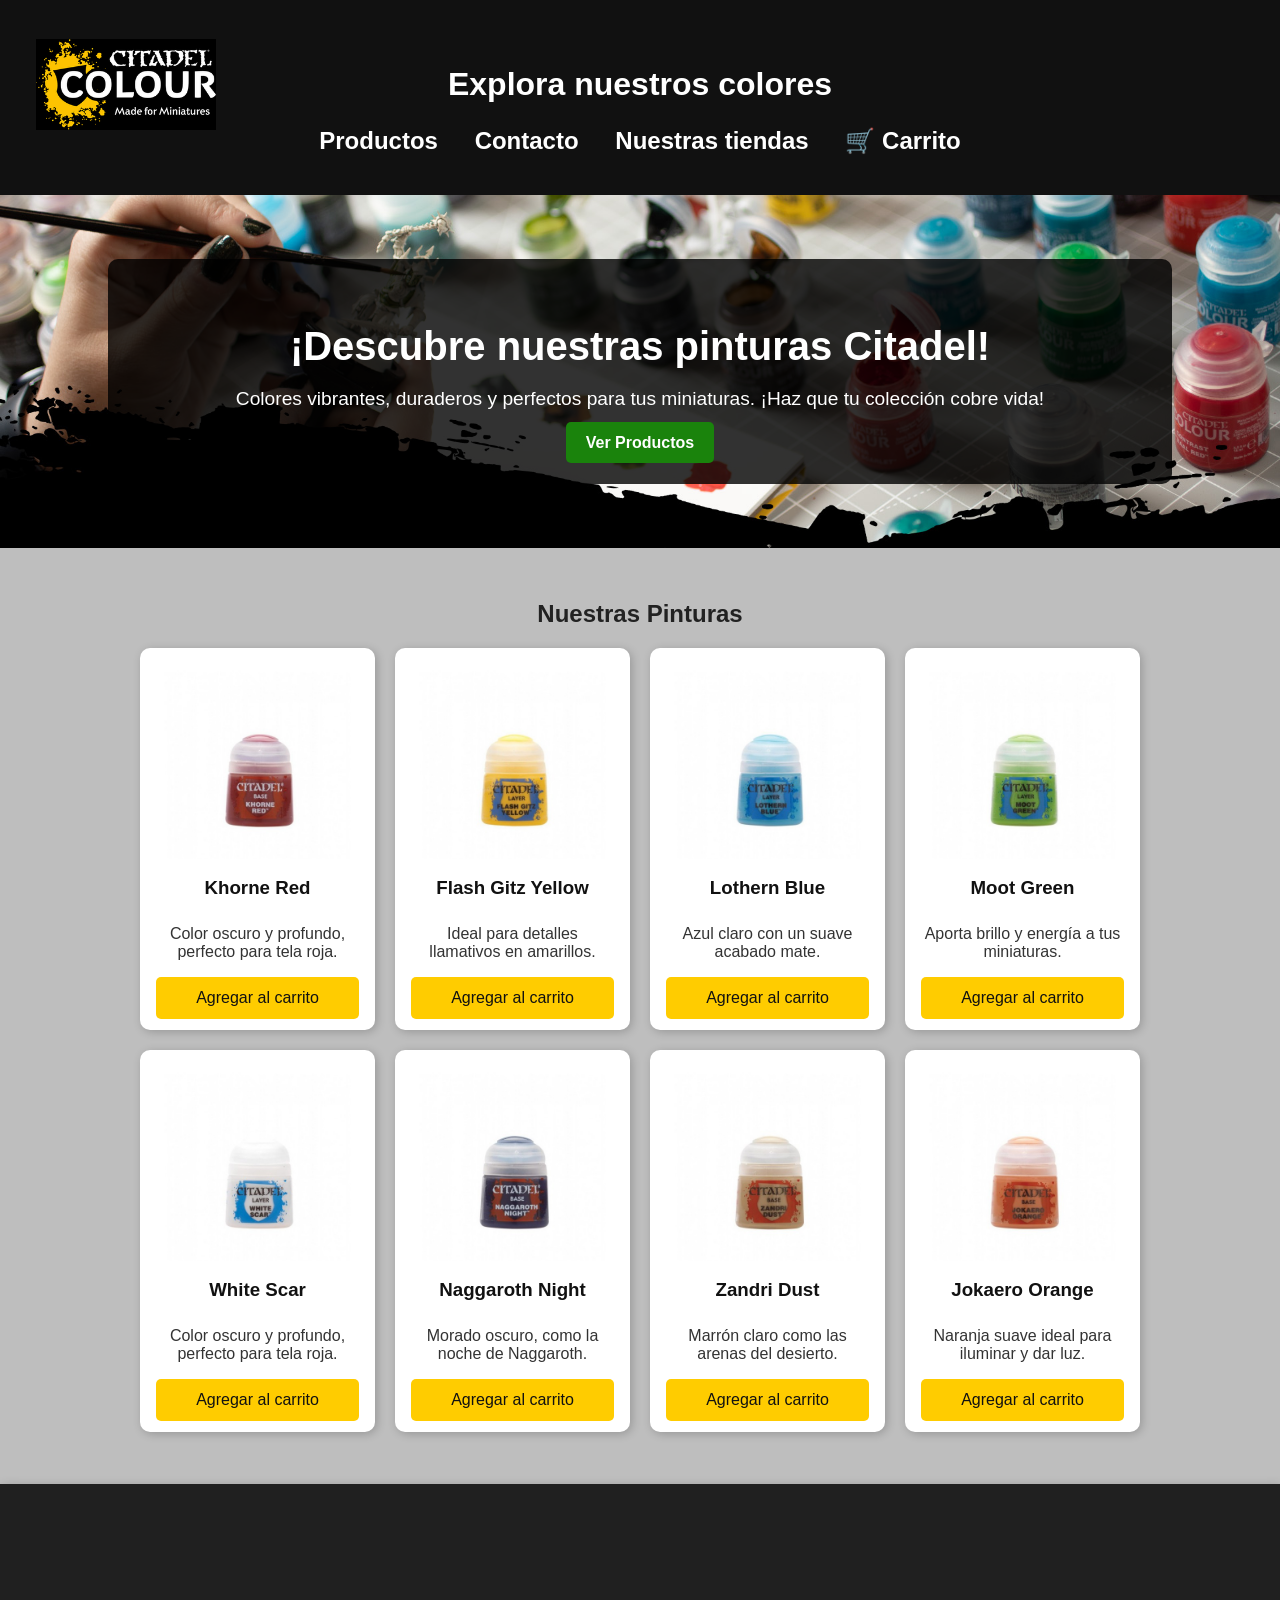
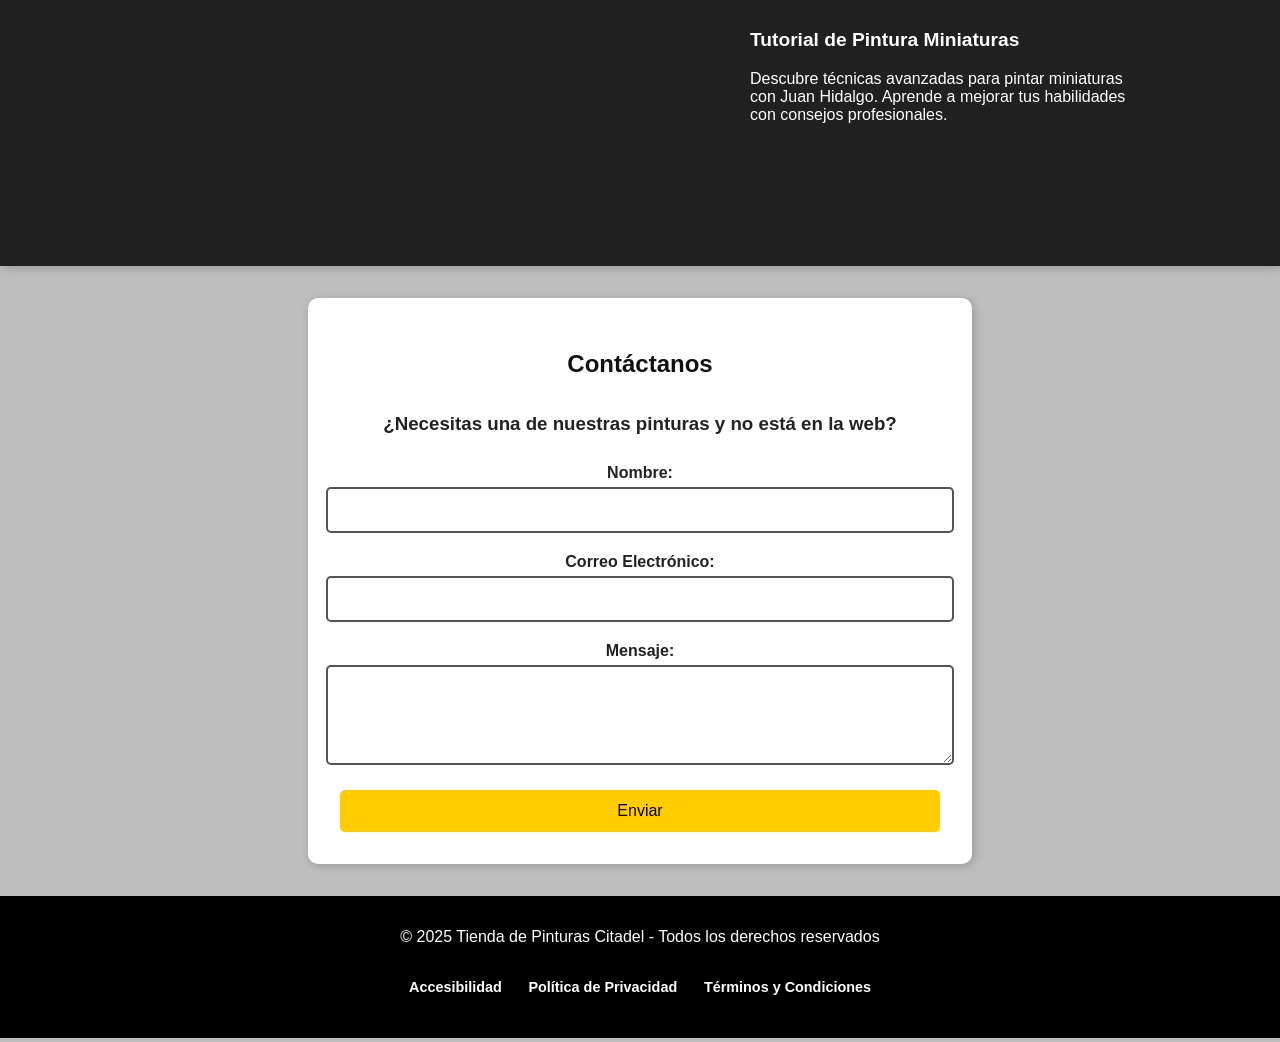
<file: index.html>
<!DOCTYPE html>
<html lang="es">
<head>
    <meta charset="UTF-8">
    <meta name="viewport" content="width=device-width, initial-scale=1.0">
    <title>Tienda de Pinturas Citadel</title>
    <link rel="stylesheet" href="estilo.css">
</head>
<body>
    <a href="#contenido-principal" class="sr-only">Saltar al contenido</a>

 
    <header>
        <div style="display: flex; align-items: center; justify-content: center; position: relative; padding-top: 50px;">
            <img src="images/citadel-icon.png" alt="" 
                 style="width: 180px; height: auto; position: absolute; left: 20px;">
            <h1 style="margin: 0;">Explora nuestros colores</h1>
        </div>
        
        
        <nav aria-label="Navegación principal">
            <ul>
                <li><a href="#productos">Productos</a></li>
                <li><a href="#contacto">Contacto</a></li>
                <li><a href="#nuestrastiendas">Nuestras tiendas</a></li>
                <li><a href="#carrito"><span aria-hidden="true">🛒</span> Carrito</a></li>
            </ul>
        </nav>
        
    </header>
    
    <main id="contenido-principal">

        <section id="banner">
            <div class="banner-content">
                <h2>¡Descubre nuestras pinturas Citadel!</h2>
                <p>Colores vibrantes, duraderos y perfectos para tus miniaturas. ¡Haz que tu colección cobre vida!</p>
                <a href="#productos" class="banner-button">Ver Productos</a>
            </div>
        </section>

        <!-- Sección de productos -->
        <section id="productos" aria-labelledby="titulo-productos">

            <h2 id="titulo-productos">Nuestras Pinturas</h2>
            <div class="productos-grid">
                <article class="producto">
                    <img src="images/khorne-red.jpg" alt="">
                    <h3>Khorne Red</h3>
                    <p>Color oscuro y profundo, perfecto para tela roja.</p>
                    <button id="agregar-khorne" class="agregar-carrito">Agregar al carrito<span class="sr-only">Pintura Citadel Khorne Red</span></button>
                </article>
                <article class="producto">
                    <img src="images/flash-gitz-yellow.jpg" alt="">
                    <h3>Flash Gitz Yellow</h3>
                    <p>Ideal para detalles llamativos en amarillos.</p>
                    <button class="agregar-carrito">Agregar al carrito<span class="sr-only">Pintura Citadel Flash Gitz Yellow</span></button>
                </article>
                <article class="producto">
                    <img src="images/lothern-blue.jpg" alt="">
                    <h3>Lothern Blue</h3>
                    <p>Azul claro con un suave acabado mate.</p>
                    <button class="agregar-carrito">Agregar al carrito<span class="sr-only">Pintura Citadel Lothern Blue</span></button>
                </article>
                <article class="producto">
                    <img src="images/moot-green.jpg" alt="">
                    <h3>Moot Green</h3>
                    <p>Aporta brillo y energía a tus miniaturas.</p>
                    <button class="agregar-carrito">Agregar al carrito<span class="sr-only">Pintura Citadel Moot Green</span></button>
                </article>
                <article class="producto">
                    <img src="images/white-scar.jpg" alt="">
                    <h3>White Scar</h3>
                    <p>Color oscuro y profundo, perfecto para tela roja.</p>
                    <button class="agregar-carrito">Agregar al carrito<span class="sr-only">Pintura Citadel White Scar</span></button>
                </article>
                <article class="producto">
                    <img src="images/naggaroth-night.jpg" alt="">
                    <h3>Naggaroth Night</h3>
                    <p>Morado oscuro, como la noche de Naggaroth.</p>
                    <button class="agregar-carrito">Agregar al carrito<span class="sr-only">Pintura Citadel Naggaroth Night</span></button>
                </article>
                <article class="producto">
                    <img src="images/zandri-dust.jpg" alt="">
                    <h3>Zandri Dust</h3>
                    <p>Marrón claro como las arenas del desierto.</p>
                    <button class="agregar-carrito">Agregar al carrito<span class="sr-only">Pintura Citadel Zandri Dust</span></button>
                </article>
                <article class="producto">
                    <img src="images/jokaero-orange.jpg" alt="">
                    <h3>Jokaero Orange</h3>
                    <p>Naranja suave ideal para iluminar y dar luz.</p>
                    <button class="agregar-carrito">Agregar al carrito <span class="sr-only">Pintura Citadel Jokaero Orange</span></button>
                </article>
            </div>
            <!-- Modal -->
            <div id="modal" class="modal" role="dialog" aria-labelledby="modal-titulo" aria-hidden="true">
                <div class="modal-content">
                    <span id="cerrar-modal" class="close" aria-label="Cerrar modal">&times;</span>
                        <h2 id="modal-titulo">Pintura agregada al carrito</h2>
                        <p id="modal-mensaje">La pintura se ha añadido correctamente a tu carrito.</p>
                        <button id="cerrar-modal-btn" class="modal-btn">Cerrar</button>
                </div>
            </div>
        </section>
        

         <!-- Vídeo -->
        <section id="video-guia" aria-labelledby="video-guia-title">
            <h2 id="video-guia-title" class="sr-only">Tutorial de Pintura Miniaturas</h2>
        
            <div class="video-tarjeta">
                <iframe width="560" height="315" 
                        src="https://www.youtube.com/embed/6CYxpBJukm0" 
                        title="Tutorial de Pintura Miniaturas de Juan Hidalgo"
                        frameborder="0" 
                        allow="accelerometer; autoplay; clipboard-write; encrypted-media; gyroscope; picture-in-picture" 
                        allowfullscreen 
                        aria-label="Video tutorial de pintura de miniaturas con Juan Hidalgo, mostrando técnicas avanzadas para pintar figuras"></iframe>
                <div style="max-width: 400px; text-align: left;">
                    <h3 class="h2video" style="font-size: 1.2em;" tabindex="0">Tutorial de Pintura Miniaturas</h3>
                    <p class="textovideo" style="font-size: 1em;" tabindex="0">Descubre técnicas avanzadas para pintar miniaturas con Juan Hidalgo. Aprende a mejorar tus habilidades con consejos profesionales.</p>
                </div>
            </div>
        </section>
        

        <!-- Formulario de contacto -->
        <section id="contacto" aria-labelledby="titulo-contacto">
            <h2 id="titulo-contacto">Contáctanos</h2>
            <h3>¿Necesitas una de nuestras pinturas y no está en la web?</h3>
            <form action="#" method="post">
                <label for="nombre">Nombre:</label>
                <input type="text" id="nombre" name="nombre" required>
                
                <label for="email">Correo Electrónico:</label>
                <input type="email" id="email" name="email" required>
                
                <label for="mensaje">Mensaje:</label>
                <textarea id="mensaje" name="mensaje" rows="4" required></textarea>
                
                <button type="submit">Enviar</button>
            </form>
        </section>
    </main>

    <!-- Footer -->
    <footer>
         <p>&copy; 2025 Tienda de Pinturas Citadel - Todos los derechos reservados</p>
        <nav aria-label="Navegación secundaria">
            <ul>
                <li><a href="#accesibilidad">Accesibilidad</a></li>
                <li><a href="#privacidad">Política de Privacidad</a></li>
                <li><a href="#terminos">Términos y Condiciones</a></li>
            </ul>
        </nav>
    </footer>
    <script>

        const botonesAgregar = document.querySelectorAll('.producto button');
        const modal = document.getElementById('modal');
        const cerrarModalBtn = document.getElementById('cerrar-modal-btn');
        const cerrarModal = document.getElementById('cerrar-modal');
        
        // Abrir el modal
        function abrirModal() {
            modal.style.display = "block";
            modal.setAttribute('aria-hidden', 'false');
            cerrarModalBtn.focus(); 
        }
        // Cerrar el modal
        function cerrarModalFunc() {
            modal.style.display = "none";
            modal.setAttribute('aria-hidden', 'true');
            botonesAgregar[0].focus(); 
        }
        botonesAgregar.forEach(button => {
            button.addEventListener('click', () => {
                abrirModal();
            });
        });
        cerrarModal.addEventListener('click', cerrarModalFunc);
        cerrarModalBtn.addEventListener('click', cerrarModalFunc);
        window.addEventListener('keydown', (e) => {
            if (e.key === 'Escape') {
                cerrarModalFunc();
            }
        });
        </script>
        
</body>

</html>
</file>
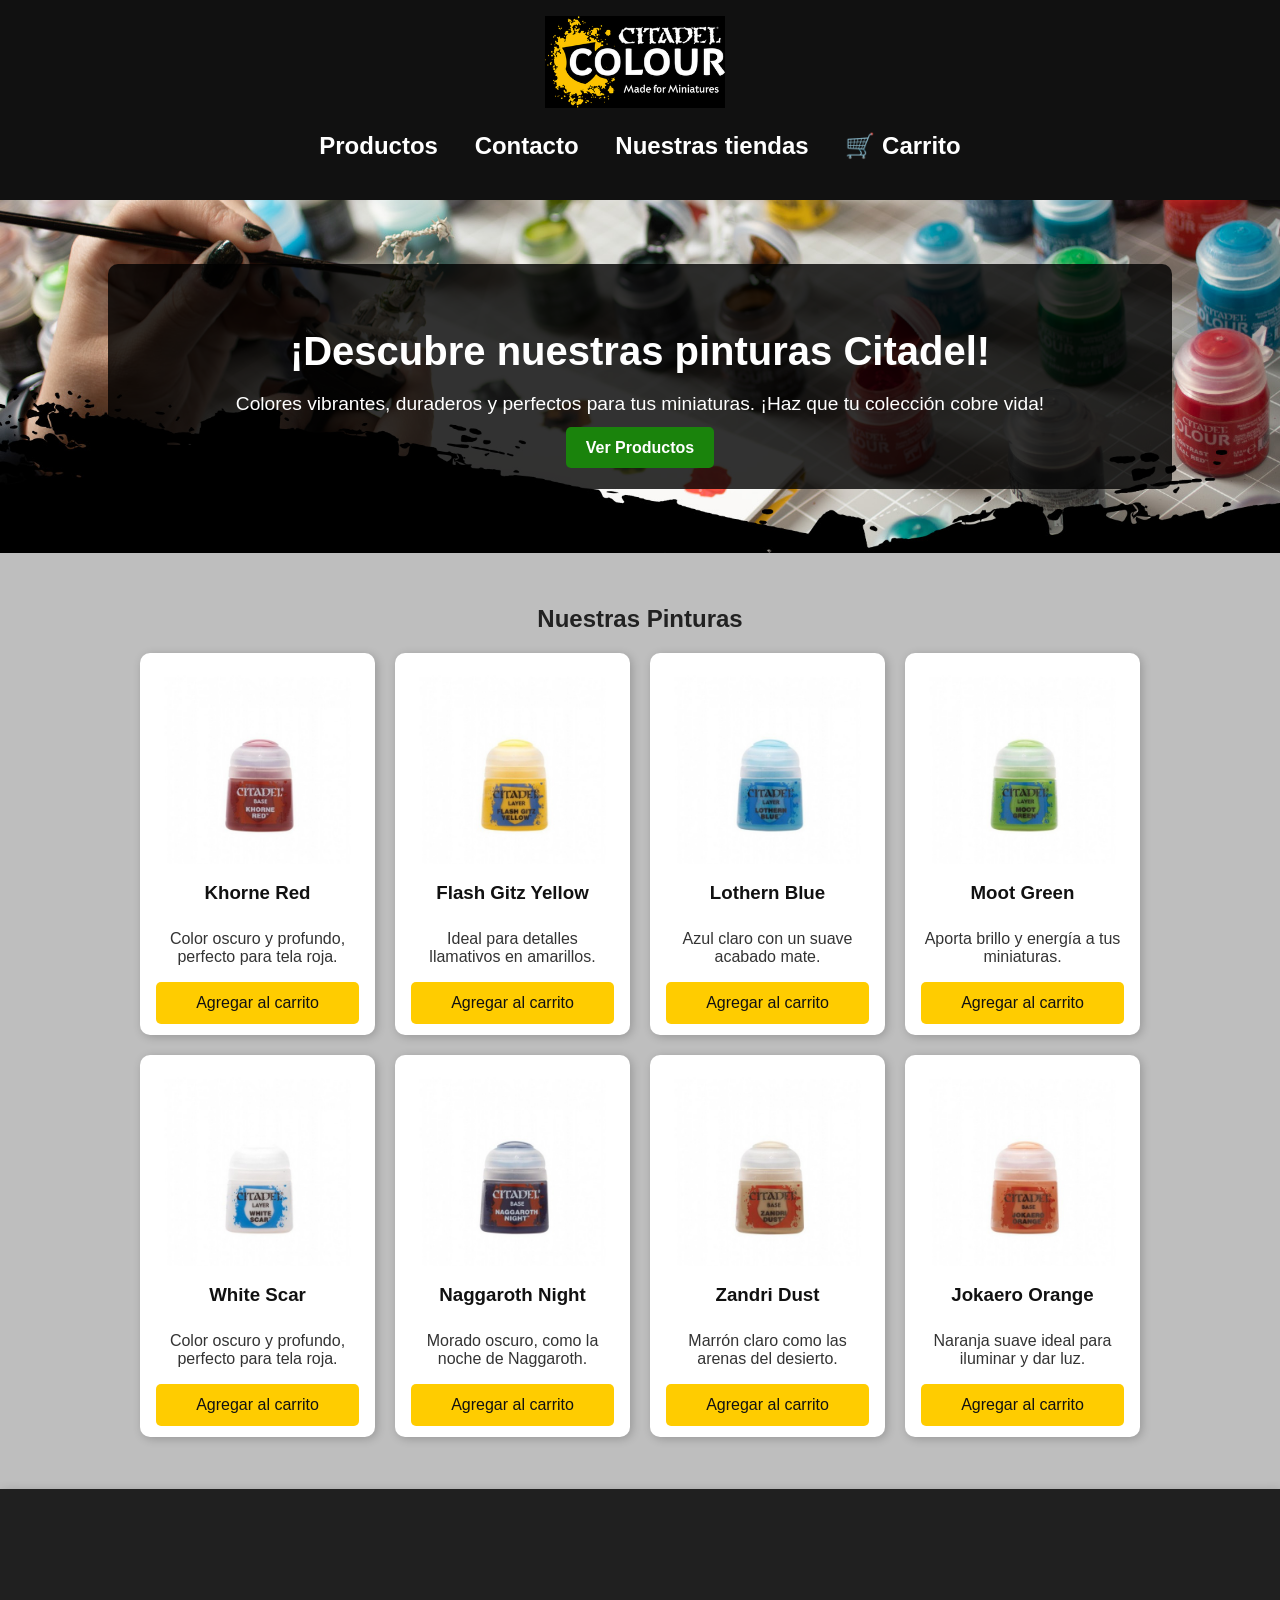
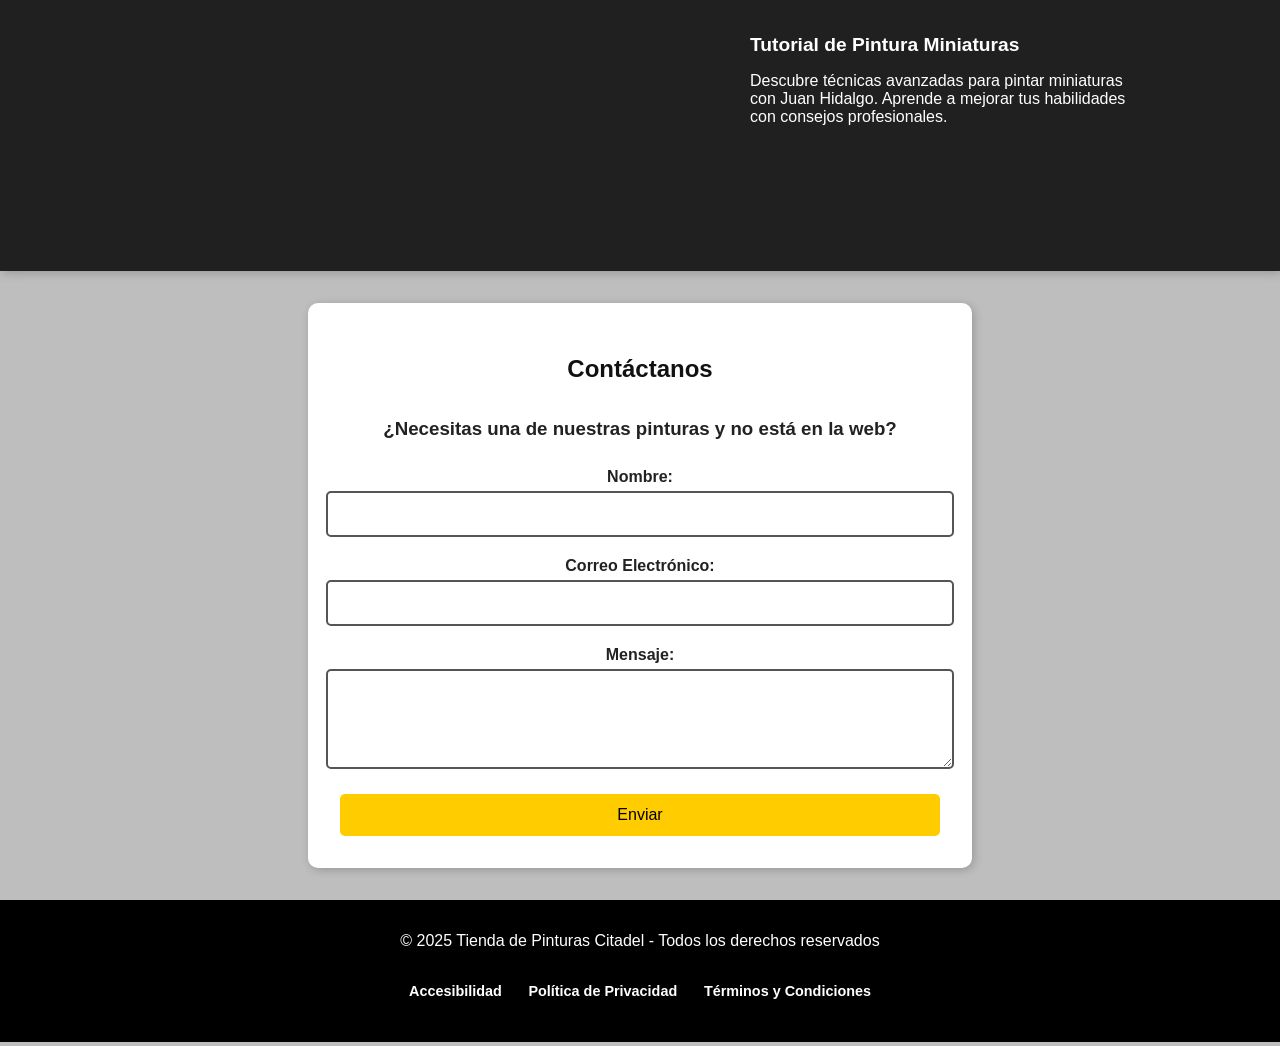
<file: citadel.html>
<!DOCTYPE html>
<html lang="es">
<head>
    <meta charset="UTF-8">
    <meta name="viewport" content="width=device-width, initial-scale=1.0">
    <title>Tienda de Pinturas Citadel</title>
    <link rel="stylesheet" href="estilo.css">
</head>
<body>
    <a href="#contenido-principal" class="sr-only">Saltar al contenido</a>

 
    <header>
        <img src="images/citadel-icon.png" alt="" style="width: 180px; height: auto; vertical-align: middle; margin-right: 10px;">
        <nav aria-label="Navegación principal">
            <ul>
                <li><a href="#productos">Productos</a></li>
                <li><a href="#contacto">Contacto</a></li>
                <li><a href="#nuestrastiendas">Nuestras tiendas</a></li>
                <li><a href="#carrito"><span aria-hidden="true">🛒</span> Carrito</a></li>
            </ul>
        </nav>
    </header>
    
    <main id="contenido-principal">
        <section id="banner">
            <div class="banner-content">
                <h2>¡Descubre nuestras pinturas Citadel!</h2>
                <p>Colores vibrantes, duraderos y perfectos para tus miniaturas. ¡Haz que tu colección cobre vida!</p>
                <a href="#productos" class="banner-button">Ver Productos</a>
            </div>
        </section>

        <!-- Sección de productos -->
        <section id="productos" aria-labelledby="titulo-productos">

            <h2 id="titulo-productos">Nuestras Pinturas</h2>
            <div class="productos-grid">
                <article class="producto">
                    <img src="images/khorne-red.jpg" alt="">
                    <h3>Khorne Red</h3>
                    <p>Color oscuro y profundo, perfecto para tela roja.</p>
                    <button>Agregar al carrito<span class="sr-only">Pintura Citadel Khorne Red</span></button>
                </article>
                <article class="producto">
                    <img src="images/flash-gitz-yellow.jpg" alt="">
                    <h3>Flash Gitz Yellow</h3>
                    <p>Ideal para detalles llamativos en amarillos.</p>
                    <button>Agregar al carrito<span class="sr-only">Pintura Citadel Flash Gitz Yellow</span></button>
                </article>
                <article class="producto">
                    <img src="images/lothern-blue.jpg" alt="">
                    <h3>Lothern Blue</h3>
                    <p>Azul claro con un suave acabado mate.</p>
                    <button>Agregar al carrito<span class="sr-only">Pintura Citadel Lothern Blue</span></button>
                </article>
                <article class="producto">
                    <img src="images/moot-green.jpg" alt="">
                    <h3>Moot Green</h3>
                    <p>Aporta brillo y energía a tus miniaturas.</p>
                    <button>Agregar al carrito<span class="sr-only">Pintura Citadel Moot Green</span></button>
                </article>
                <article class="producto">
                    <img src="images/white-scar.jpg" alt="">
                    <h3>White Scar</h3>
                    <p>Color oscuro y profundo, perfecto para tela roja.</p>
                    <button>Agregar al carrito<span class="sr-only">Pintura Citadel White Scar</span></button>
                </article>
                <article class="producto">
                    <img src="images/naggaroth-night.jpg" alt="">
                    <h3>Naggaroth Night</h3>
                    <p>Morado oscuro, como la noche de Naggaroth.</p>
                    <button>Agregar al carrito<span class="sr-only">Pintura Citadel Naggaroth Night</span></button>
                </article>
                <article class="producto">
                    <img src="images/zandri-dust.jpg" alt="">
                    <h3>Zandri Dust</h3>
                    <p>Marrón claro como las arenas del desierto.</p>
                    <button>Agregar al carrito<span class="sr-only">Pintura Citadel Zandri Dust</span></button>
                </article>
                <article class="producto">
                    <img src="images/jokaero-orange.jpg" alt="">
                    <h3>Jokaero Orange</h3>
                    <p>Naranja suave ideal para iluminar y dar luz.</p>
                    <button>Agregar al carrito <span class="sr-only">Pintura Citadel Jokaero Orange</span></button>
                </article>
            </div>
        </section>
        <section id="video-guia">
            <div class="video-tarjeta">
                <iframe width="560" height="315" src="https://www.youtube.com/embed/6CYxpBJukm0" title="YouTube video player" frameborder="0" allow="accelerometer; autoplay; clipboard-write; encrypted-media; gyroscope; picture-in-picture" allowfullscreen></iframe>
                <div style="max-width: 400px; text-align: left;">
                    <h2 class="h2video" style="font-size: 1.2em;">Tutorial de Pintura Miniaturas</h2>
                    <p class="textovideo" style="font-size: 1em;">Descubre técnicas avanzadas para pintar miniaturas con Juan Hidalgo. Aprende a mejorar tus habilidades con consejos profesionales.</p>
                </div>
            </div>
        </section>

        <!-- Formulario de contacto -->
        <section id="contacto" aria-labelledby="titulo-contacto">
            <h2 id="titulo-contacto">Contáctanos</h2>
            <h3>¿Necesitas una de nuestras pinturas y no está en la web?</h3>
            <form action="#" method="post">
                <label for="nombre">Nombre:</label>
                <input type="text" id="nombre" name="nombre" required>
                
                <label for="email">Correo Electrónico:</label>
                <input type="email" id="email" name="email" required>
                
                <label for="mensaje">Mensaje:</label>
                <textarea id="mensaje" name="mensaje" rows="4" required></textarea>
                
                <button type="submit">Enviar</button>
            </form>
        </section>
    </main>

    <!-- Footer -->
    <footer>
         <p>&copy; 2025 Tienda de Pinturas Citadel - Todos los derechos reservados</p>
        <nav aria-label="Navegación secundaria">
            <ul>
                <li><a href="#accesibilidad">Accesibilidad</a></li>
                <li><a href="#privacidad">Política de Privacidad</a></li>
                <li><a href="#terminos">Términos y Condiciones</a></li>
            </ul>
        </nav>
    </footer>
</body>

</html>
</file>
<file: estilo.css>
/* Estilos general */
body {
    font-family: Arial, sans-serif;
    margin: 0;
    padding: 0;
    background-color: #bebebe;
    color: #222;
}

/* Estilo del encabezado */
header {
    background: #111; 
    color: #ffffff;
    padding: 1rem;
    text-align: center;
}

nav ul {
    list-style: none;
    padding: 0;
    font-size: 1.5rem;
}

nav ul li {
    display: inline;
    margin: 0 15px;
}

nav ul li a {
    color: #ffffff;
    text-decoration: none;
    font-weight: bold;
}


/* Banner*/
#banner {
    background-image: url('images/paint-banner.jpg');
    background-size: cover; 
    background-position: center; 
    color: #fff;
    text-align: center;
    padding: 4rem 0;
    position: relative;
}

#banner .banner-content {
    max-width: 1000px;
    margin: 0 auto;
    padding: 2rem;
    background-color: rgba(0, 0, 0, 0.8);
    border-radius: 10px;
}

#banner h2 {
    font-size: 2.5rem;
    font-weight: bold;
    margin-bottom: 1rem;
}

#banner p {
    font-size: 1.2rem;
    margin-bottom: 1.5rem;
}

#banner .banner-button {
    background-color: #1a830c; 
    color: white;
    padding: 12px 20px;
    text-decoration: none;
    border-radius: 5px;
    font-weight: bold;
    font-size: 1rem;
    transition: background-color 0.3s ease;
}

#banner .banner-button:hover {
    background-color: #006000;
}

/* Responsive banner */
@media (max-width: 768px) {
    #banner h2 {
        font-size: 1.8rem;
    }

    #banner p {
        font-size: 1rem;
    }

    #banner .banner-button {
        padding: 10px 15px;
        font-size: 0.9rem;
    }
}


/* Productos */
#productos {
    padding: 2rem;
    text-align: center;
}

.productos-grid {
    display: grid;
    grid-template-columns: repeat(auto-fit, minmax(200px, 1fr)); 
    gap: 20px;
    max-width: 1000px;
    margin: auto;
}

.producto {
    background: #ffffff;
    padding: 1rem;
    border-radius: 10px;
    box-shadow: 2px 2px 10px rgba(0, 0, 0, 0.2);
    display: flex;
    flex-direction: column;
    justify-content: space-between;
    height: 350px; 
    text-align: center;
}

.producto img {
    width: 100%;
    border-radius: 5px;
}

.producto h3 {
    margin: 10px 0;
    color: #111;
}

.producto p {
    color: #333;
    flex-grow: 1; 
}

/* Para lectores de pantalla únicamente */
.sr-only {
    position: absolute;
    width: 1px;
    height: 1px;
    margin: -1px;
    padding: 0;
    border: 0;
    clip: rect(0, 0, 0, 0); 
    overflow: hidden; 
}


/* Agregar al carrito */
button {
    background: #FFCC00; 
    color: #111; 
    padding: 12px;
    border: none;
    border-radius: 5px;
    cursor: pointer;
    font-size: 1rem;
    transition: background 0.3s ease;
}

button:hover {
    background: #e6b800;
}

/* Modal */
.modal {
    display: none;
    position: fixed;
    z-index: 1;
    left: 0;
    top: 0;
    width: 100%;
    height: 100%;
    overflow: auto;
    background-color: rgba(0, 0, 0, 0.4);
    padding-top: 60px;
}

.modal-content {
    background-color: #fefefe;
    margin: 5% auto;
    padding: 20px;
    border: 1px solid #888;
    width: 80%;
    max-width: 400px;
    border-radius: 10px;
    text-align: center;
}

.close {
    color: #aaa;
    float: right;
    font-size: 28px;
    font-weight: bold;
    cursor: pointer;
}

.close:hover,
.close:focus {
    color: black;
    text-decoration: none;
    cursor: pointer;
}

.modal-btn {
    background-color: #FFCC00;
    color: #111;
    padding: 12px;
    border: none;
    border-radius: 5px;
    cursor: pointer;
    font-size: 1rem;
    transition: background 0.3s ease;
}

.modal-btn:hover {
    background: #e6b800;
}


/* Footer */
footer {
    background: #000; 
    color: #ffffff;
    text-align: center;
    padding: 1rem;
    margin-top: 2rem;
}

footer nav ul {
    padding: 0;
}

footer nav ul li {
    display: inline;
    margin: 0 10px;
}

footer nav ul li a {
    color: #ffffff;
    text-decoration: none;
    font-size: 0.9rem;
}

/* Vídeo */
.video-tarjeta {
    display: flex; 
    align-items: center; 
    justify-content: center; 
    gap: 60px; 
    margin-top: 20px;
    background: #202020;
    padding: 1rem;
    box-shadow: 2px 2px 10px rgba(0, 0, 0, 0.2); 
    height: 350px;
}

.h2video {
    color: #ffffff;
}

.textovideo {
    color: #ffffff;
}


/* Formulario de contacto */
#contacto {
    background: #ffffff;
    padding: 2rem;
    margin: 2rem auto;
    max-width: 600px;
    border-radius: 10px;
    box-shadow: 2px 2px 10px rgba(0, 0, 0, 0.2);
    display: flex;
    flex-direction: column;
    justify-content: center;
    align-items: center;
}

#contacto h2 {
    text-align: center;
    color: #111;
    margin-bottom: 1rem; 
}

form {
    display: flex;
    flex-direction: column;
    width: 100%;
    align-items: center; 
}

label {
    font-weight: bold;
    margin-top: 10px;
    color: #222;
}

input, textarea {
    width: 100%;
    padding: 12px;
    margin-top: 5px;
    border: 2px solid #555;
    border-radius: 5px;
    font-size: 1rem;
    background-color: #fff;
    color: #000;
    margin-bottom: 10px; 
}

input:focus, textarea:focus {
    border-color: #FFCC00;
    outline: none;
}

button[type="submit"] {
    background: #FFCC00;
    color: rgb(0, 0, 0);
    padding: 12px;
    border: none;
    border-radius: 5px;
    cursor: pointer;
    font-size: 1rem;
    transition: background 0.3s ease;
    margin-top: 15px;
    width: 100%; 
}

button[type="submit"]:hover {
    background: #e6b800;
}


/* Responsive */
@media (max-width: 768px) {
    .productos-grid {
        grid-template-columns: repeat(auto-fit, minmax(150px, 1fr)); 
    }

    footer nav ul {
        text-align: center;
    }

    footer nav ul li {
        display: block;
        margin: 5px 0;
    }

    #contacto {
        max-width: 90%; 
        padding: 1.5rem;
    }

    button, input, textarea {
        font-size: 0.9rem;
    }
}

@media (max-width: 480px) {
    nav ul li {
        margin: 0 10px; 
    }

    button {
        padding: 10px;
        font-size: 0.9rem;
    }
}
</file>
